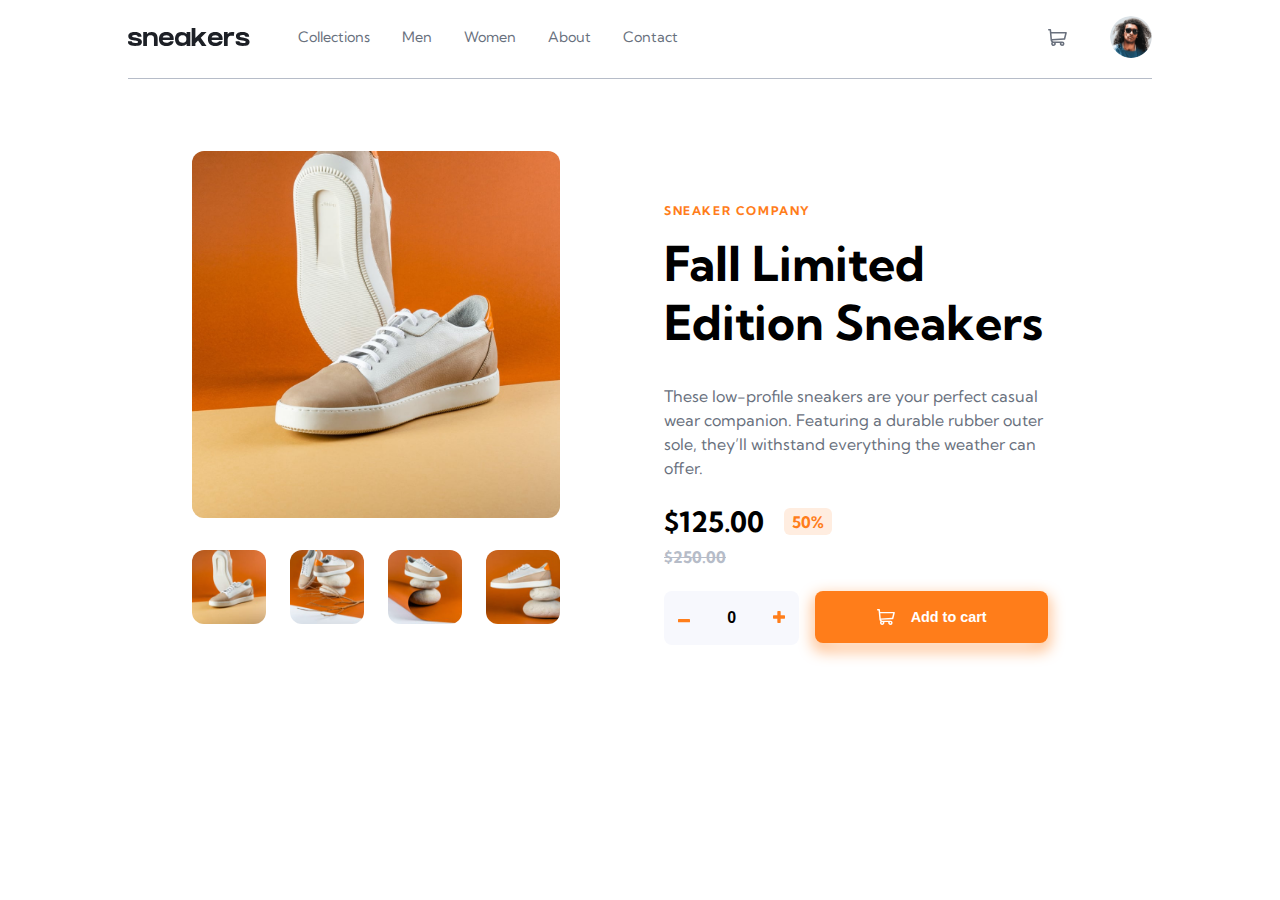
<file: E-Commerce Product Page/index.html>
<!DOCTYPE html>
<html lang="en">
<head>
  <meta charset="UTF-8">
  <meta name="viewport" content="width=device-width, initial-scale=1.0"> <!-- displays site properly based on user's device -->
  <meta name="description" content="A online E-commerce sneakers shop made by dmaotech">
  <meta name="keywords" content="sneakers, shoes, E-commerce, online, shop, style, product">
  
  <!-- CSS -->
  <link rel="stylesheet" href="./css/style.css">

  <!-- Fonts -->
  <link rel="preconnect" href="https://fonts.googleapis.com">
  <link rel="preconnect" href="https://fonts.gstatic.com" crossorigin>
  <link href="https://fonts.googleapis.com/css2?family=Kumbh+Sans:wght@400;700&display=swap" rel="stylesheet">

  <link rel="icon" type="image/png" sizes="32x32" href="./images/favicon-32x32.png">
  
  <title>Frontend Mentor | E-commerce product page</title>
</head>
<body>
  <span class="dark-background"></span>

  <header class="header">
    <div class="header__primary-content">
      <img class="menu-icon" src="./images/icon-menu.svg" alt="">
      <a href="#" class="logo" aria-label="header logo button to main section"><img src="./images/logo.svg" aria-hidden="true"></a>
    </div>

    <div class="header__list--container">
      <ul class="header__menu--list">
        <li class="header__menu--item"><a href="#">Collections</a></li>
        <li class="header__menu--item"><a href="#">Men</a></li>
        <li class="header__menu--item"><a href="#">Women</a></li>
        <li class="header__menu--item"><a href="#">About</a></li>
        <li class="header__menu--item"><a href="#">Contact</a></li>
      </ul>
  
      <ul class="header__secondary--list">
        <li class="header__cart-icon"><span class="cart-icon--quantity empty"></span><img src="./images/icon-cart.svg" alt=""></li>
        <li class="header__profile"><img src="./images/image-avatar.png" alt=""></li>
      </ul>
    </div>
  </header>

  <main class="main__container">
    <div class="cart">
      <header class="cart-header">
        <p class="cart-header--title">Cart</p>
      </header>

      <section class="cart-content empty">
        <div class="cart__btn--container">
          <a href="#" class="cart__btn" type="button" aria-label="proceed to checkout section">Checkout</a>
        </div>
        <p class="cart__empty--text">Your cart is empty.</p>
      </section>
    </div>

    <section class="slider">
      <button class="slider-btn--container previous" type="button" aria-label="button to previous image on focus section">
        <img class="slider-btn previous" src="./images/icon-previous.svg" alt="">
      </button>

      <div class="slider__img--container">
        <img class="slider__img" src="./images/image-product-1.jpg" alt="">
      </div>

      <button class="slider-btn--container next" type="button" aria-label="button to next image on focus section">
        <img class="slider-btn next" src="./images/icon-next.svg" alt="">
      </button>

      <div class="slider__selector--container">
        <button class="slider__selector--img" type="button" aria-label="button for select product image"><img value="1" src="./images/image-product-1-thumbnail.jpg" alt=""></button>
        <button class="slider__selector--img" type="button" aria-label="button for select product image"><img value="2" src="./images/image-product-2-thumbnail.jpg" alt=""></button>
        <button class="slider__selector--img" type="button" aria-label="button for select product image"><img value="3" src="./images/image-product-3-thumbnail.jpg" alt=""></button>
        <button class="slider__selector--img" type="button" aria-label="button for select product image"><img value="4" src="./images/image-product-4-thumbnail.jpg" alt=""></button>  
      </div>
    </section>

    <section class="slider-focus">
      <button class="close-icon" type="button" aria-label="close focus section">
        <svg width="14" height="15" xmlns="http://www.w3.org/2000/svg"><path d="m11.596.782 2.122 2.122L9.12 7.499l4.597 4.597-2.122 2.122L7 9.62l-4.595 4.597-2.122-2.122L4.878 7.5.282 2.904 2.404.782l4.595 4.596L11.596.782Z" fill-rule="evenodd"/></svg>
      </button>

      <button class="slider-btn--container previous focus-previous" type="button" aria-label="button to previous image on focus section">
        <svg class="slider-btn focus-previous--img" width="13" height="18" xmlns="http://www.w3.org/2000/svg"><path d="M11 1 3 9l8 8" stroke-width="3" fill="none" fill-rule="evenodd"/></svg>
      </button>

      <div class="slider__img--container slider__focus--img">
        <img src="./images/image-product-1.jpg" alt="">
      </div>

      <button class="slider-btn--container focus-next" type="button" aria-label="button to next image on focus section">
        <svg class="slider-btn focus-next--img" width="13" height="18" xmlns="http://www.w3.org/2000/svg"><path d="m2 1 8 8-8 8" stroke-width="3" fill="none" fill-rule="evenodd"/></svg>
      </button>

      <div class="slider__selector--container">
        <button class="slider__selector--focus-img" type="button" aria-label="button for select product image on focus section"><img focus-value="1" src="./images/image-product-1-thumbnail.jpg" alt=""></button>
        <button class="slider__selector--focus-img" type="button" aria-label="button for select product image on focus section"><img focus-value="2" src="./images/image-product-2-thumbnail.jpg" alt=""></button>
        <button class="slider__selector--focus-img" type="button" aria-label="button for select product image on focus section"><img focus-value="3" src="./images/image-product-3-thumbnail.jpg" alt=""></button>
        <button class="slider__selector--focus-img" type="button" aria-label="button for select product image on focus section"><img focus-value="4" src="./images/image-product-4-thumbnail.jpg" alt=""></button>  
      </div>
    </section>

    <section class="product-content">
      <article class="product-content--info">
        <div class="product__info--text">
          <p class="product__info--brand">Sneaker Company</p>
          <h2 class="product__info--title">Fall Limited Edition Sneakers</h2>
          <p class="product__info--description">
            These low-profile sneakers are your perfect casual wear companion. Featuring a 
            durable rubber outer sole, they’ll withstand everything the weather can offer.
          </p>
        </div>

        <div class="info__pricing">
          <span class="info__pricing--price">$125.00</span>
          <span class="info__pricing--discount">50%</span>
          <span class="info__pricing--before"><strike>$250.00</strike></span>
        </div>
      </article>

      <div class="product-content__order">
        <div class="order__quantity">
          <input class="order__quantity--input" type="number" value="0" name="quantity">
          <button class="order__quantity--btn minus" type="button" aria-label="button for remove quantity product"><img src="./images/icon-minus.svg" alt=""></button>
          <button class="order__quantity--btn plus" type="button" aria-label="button for add quantity product"><img src="./images/icon-plus.svg" alt=""></button>
        </div>

        <button class="order__cart" type="button"><img class="order__cart--icon" src="./images/icon-cart-white.svg" alt=""> Add to cart</button>
      </div>
    </section>
  </main>

  <script src="./js/main.js"></script>
</body>
</html>
</file>
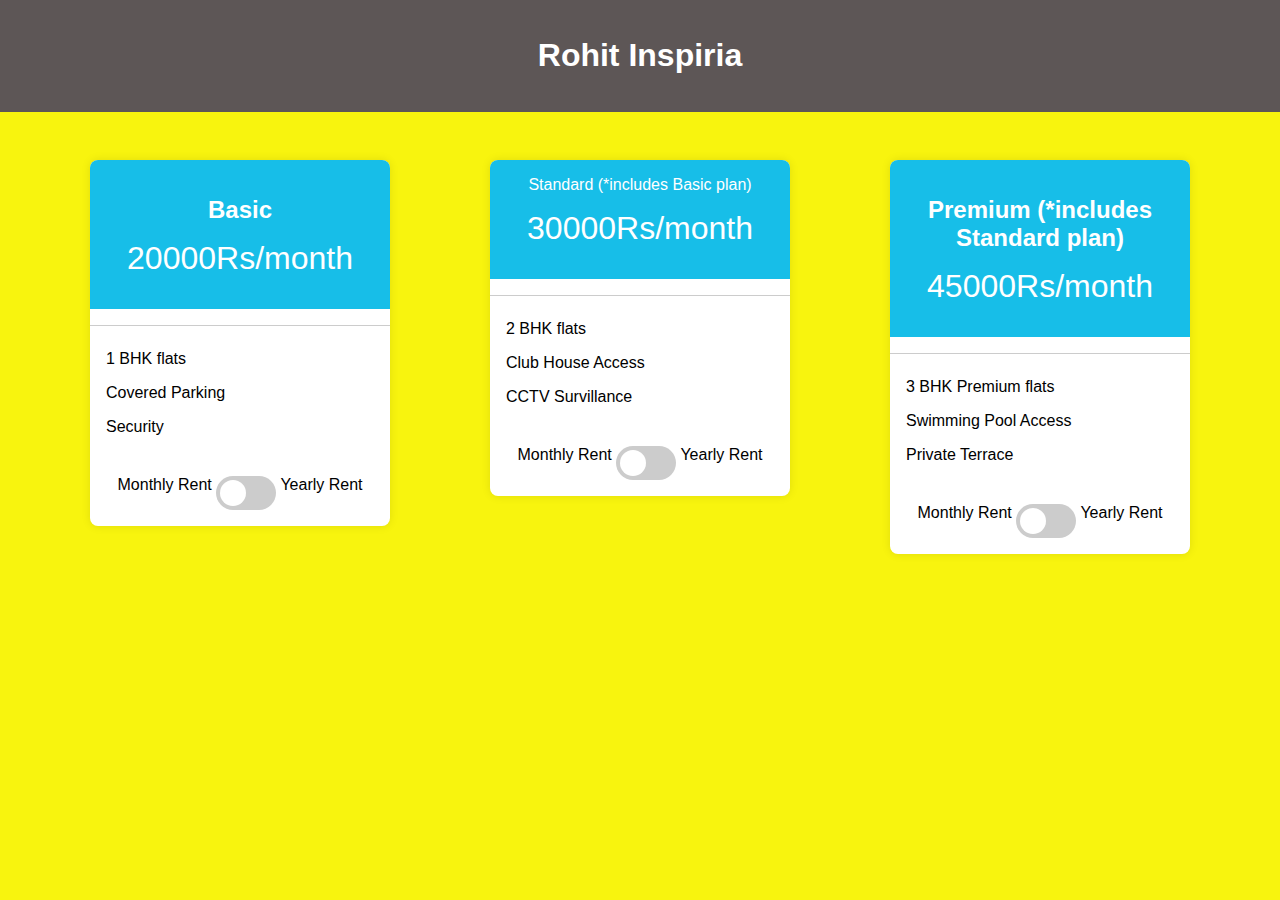
<file: Pricing Landing Page/index.html>
<!DOCTYPE html>
<html lang="en">
<head>
  <meta charset="UTF-8">
  <meta name="viewport" content="width=device-width, initial-scale=1.0">
  <link rel="stylesheet" href="style.css" />
  <title>Awesome Product Pricing</title>
</head>
<body>

  <header>
    <h1>Rohit Inspiria</h1>
  </header>

  <div class="pricing-container">
    <div class="pricing-plan">
      <div class="plan-header">
        <h2 class="plan-title">Basic</h2>
        <p class="plan-price">20000Rs/month</p>
      </div>
      <ul class="features">
        <li class="feature">1 BHK flats</li>
        <li class="feature">Covered Parking</li>
        <li class="feature">Security</li>
      </ul>
      <label class="toggle-label">
        <span>Monthly Rent</span>
        <div class="toggle-switch">
          <input type="checkbox">
          <span class="toggle-slider"></span>
        </div>
        <span>Yearly Rent</span>
      </label>
    </div>

    <div class="pricing-plan">
      <div class="plan-header" <h2 class="plan-title">Standard (*includes Basic plan)</h2>
        <p class="plan-price">30000Rs/month</p>
      </div>
      <ul class="features">
        <li class="feature">2 BHK flats</li>
        <li class="feature">Club House Access</li>
        <li class="feature">CCTV Survillance</li>
      </ul>
      <label class="toggle-label">
        <span>Monthly Rent</span>
        <div class="toggle-switch">
          <input type="checkbox">
          <span class="toggle-slider"></span>
        </div>
        <span>Yearly Rent</span>
      </label>
    </div>

    <div class="pricing-plan">
      <div class="plan-header">
        <h2 class="plan-title">Premium (*includes Standard plan) </h2>
        <p class="plan-price">45000Rs/month</p>
      </div>
      <ul class="features">
        <li class="feature">3 BHK Premium flats</li>
        <li class="feature">Swimming Pool Access</li>
        <li class="feature">Private Terrace</li>
    </ul>
    <label class="toggle-label">
      <span>Monthly Rent</span>
      <div class="toggle-switch">
        <input type="checkbox">
        <span class="toggle-slider"></span>
      </div>
      <span>Yearly Rent</span>
    </label>
  </div>
</div>

</body>
</html>
</file>
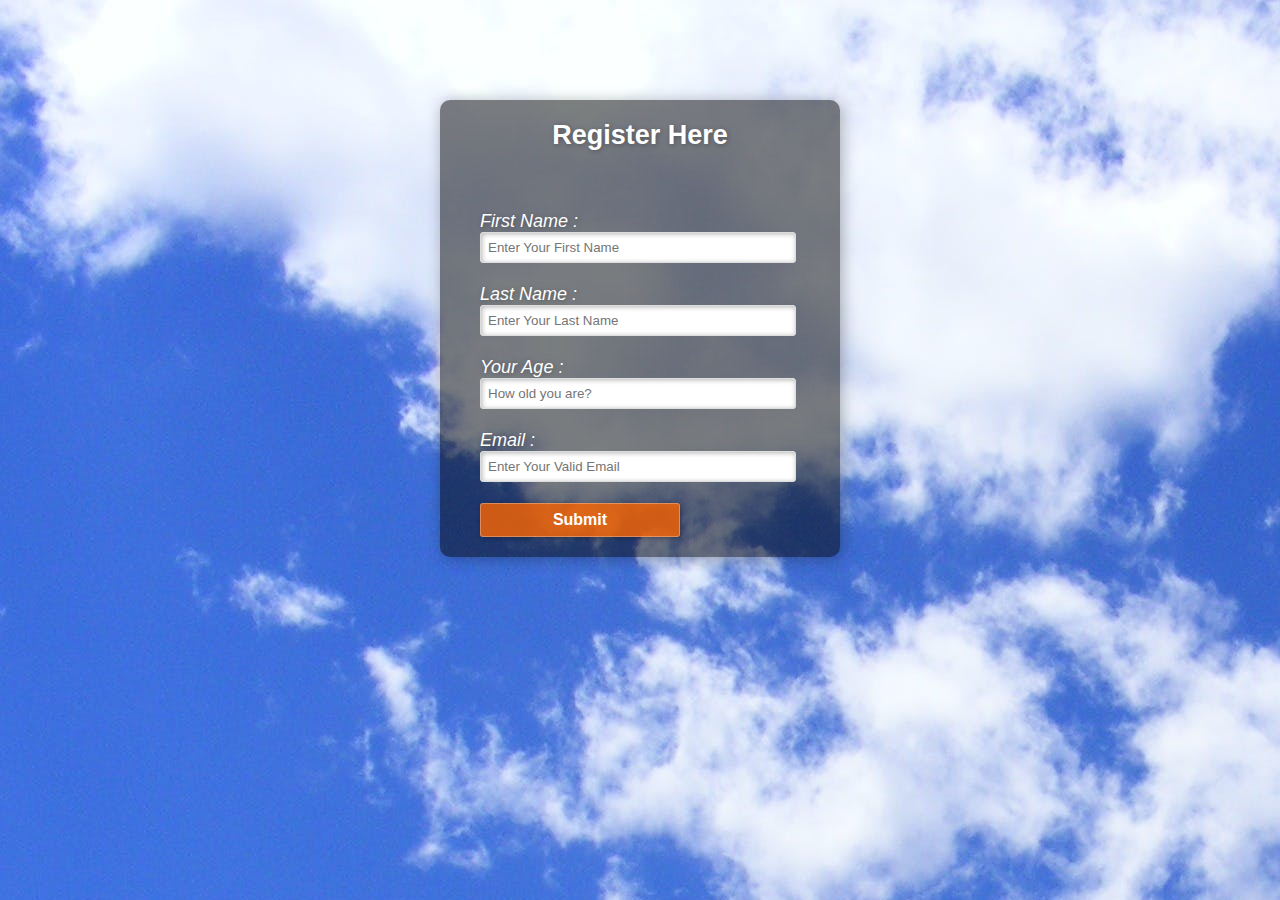
<file: Registration Form Development/index.html>
<!DOCTYPE html>
<html>
<head>
      <title>Registration Form</title>
      <link rel="stylesheet"
      href="style.css" type="text/css">
</head>
<body>
<div class="main">
<div class="register">
    <h2>Register Here</h2>
    <form id="register" method="post">
    <label>First Name : </label>
    <br>
    <input type ="text" name ="fname"
    id="name" placeholder="Enter Your First Name">
    <br><br>
    <label>Last Name : </label>
    <br>
    <input type ="text" name ="lname"
    id="name" placeholder="Enter Your Last Name">
    <br><br>
    <label>Your Age : </label>
    <br>
    <input type ="number" name ="age"
    id="name" placeholder="How old you are?">
    <br><br>
    <label>Email :</label>
    <br>
    <input type="email" name="email"
    id="name" placeholder="Enter Your Valid Email">
    <br><br>
    <input type="submit" value="Submit"
    name="submit" id="submit">
    </form>
</div>
</div>
</body>
</html>
</file>
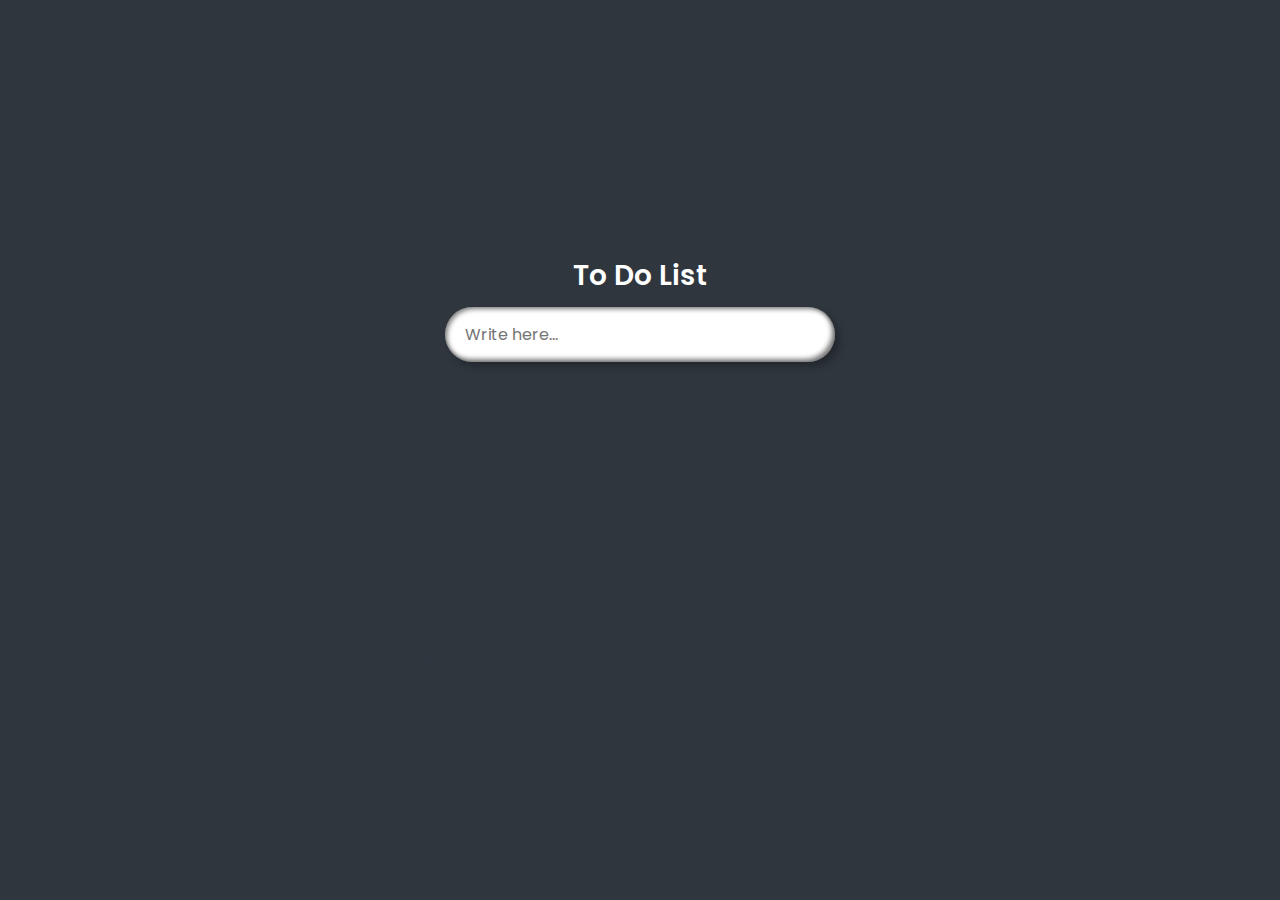
<file: To Do List Website/index.html>
<!DOCTYPE html>
<html lang="en">
<head>
    <meta charset="UTF-8">
    <meta http-equiv="X-UA-Compatible" content="IE=edge">
    <meta name="viewport" content="width=device-width, initial-scale=1.0">
    <title>To Do List</title>
    <link rel="stylesheet" type="text/css" href="style.css">
</head>
<body>
    <div class="container">
        <div class="box">
            <h2>To Do List</h2>
            <input type="text" placeholder="Write here..." id="inputBx">
            <ul id="list"></ul>
        </div>
    </div>
    <script>
    let inputBx = document.querySelector('#inputBx');
    let list = document.querySelector('#list');
    
    inputBx.addEventListener("keyup", function (event) {
        if (event.key == "Enter") {
            addItem(this.value)
            this.value = ""
        }
    })
    
    let addItem = (inputBx) => {
        let listItem = document.createElement("li");
        listItem.innerHTML =`'${inputBx}<i></i>`;

            listItem.addEventListener("click", function(){
                this.classList.toggle('done');
            })

            listItem.querySelector("i").addEventListener("click",function(){
                listItem.remove();
            })
            
            list.appendChild(listItem);
        }
    </script>
    </body>
</html>
</file>
<file: E-Commerce Product Page/css/style.css>
*::before,
*::after,
* {
    box-sizing: border-box;
}

:root {
    /* Fonts */
    font-family: 'Kumbh Sans', sans-serif;
    --fs-regular: 1rem;
    --fw-regular: 400; 
    --fw-bold: 700;
    
    /* Colors */
    --primary-clr-orange: hsl(26, 100%, 55%);
    --secondary-clr-orange: hsl(25, 100%, 94%);
    
    --very-dark-blue: hsl(220, 13%, 13%);
    --dark-grayish-blue: hsl(219, 9%, 45%);
    --grayish-blue: hsl(220, 14%, 75%);
    --opacity-grayish-blue: hsl(223, 64%, 98%);
    --white: hsl(0, 0%, 100%);
    --black: hsl(0, 0%, 0%);
    --opacity-black: hsl(0, 0%, 0%, 75%);
}

body {
    position: relative;
    margin: 0;
    padding: 0;
    overflow-x: hidden;
    font-size: var(--fs-regular);
}

h1,
h2,
h3,
p {
    margin: 0;
}

p {
    color: var(--dark-grayish-blue);
}

img {
    max-width: 100%;
}

picture {
    display: block;
    padding: 0;
}

button {
    padding: 0;
    background-color: transparent;
    border: none;
    cursor: pointer;
}

input:focus {
    outline: none;
}

input::-webkit-outer-spin-button,
input::-webkit-inner-spin-button {
    appearance: none;
    -webkit-appearance: none;
    margin: 0;
}

input[type=number] {
    appearance: none;
    -moz-appearance: textfield;
}

a {
    display: block;
    text-decoration: none;
    cursor: pointer;
}

ul {
    list-style: none;
    margin: 0;
    padding: 0;
}

.hidden {
    display: none !important;
}

/* Media Querie for dektop version at line 491 */

/* Mobile */
/* Header */
.header,
.header__primary-content,
.header__secondary--list {
    display: flex;
    align-items: center;
}

.header {
    width: 87.5%;
    margin: 0 auto;
    padding-block: 1rem;
    justify-content: space-between;
}

.header__primary-content,
.header__secondary--list {
    gap: 1rem;
}

.header__secondary--list {
    justify-content: flex-end;
}

.header__cart-icon {
    position: relative;
}

.cart-icon--quantity.empty {
    display: none;
}

.cart-icon--quantity {
    width: 16px;
    position: absolute;
    top: -5px;
    right: -5px;
    text-align: center;
    background-color: var(--primary-clr-orange);
    font-size: .55rem;
    font-weight: var(--fw-bold);
    color: var(--white);
    border-radius: 20px;
}

.header__profile {
    width: 20%;
}

/* Menu */
.dark-background {
    display: none;
}

.menu-icon {
    z-index: 1000;
}

.dark-background.active {
    display: block;
    position: absolute;
    inset: 0;
    background-color: var(--opacity-black);
    z-index: 250;
}

.header__menu--list {
    width: 65%;
    height: 100%;
    padding: 1.5rem;
    position: absolute;
    left: -200%;
    opacity: 0;
    transition: .35s ease-out;
    background-color: var(--white);
}

.header__menu--list.active {
    top: 0;
    left: 0;
    opacity: 1;
    z-index: 500;
}

.header__menu--list li:first-child {
    margin-top: 4rem;
}

.header__menu--item a {
    display: block;
    margin-block: 1.25rem;
    font-size: 1.125rem;
    font-weight: var(--fw-bold);
    color: var(--black);
}


/* Main */
.main__container {
    position: relative;
}


/* Cart */
.cart {
    display: none;
}

.cart.active {
    display: block;
    max-width: 475px;
    margin-inline: auto;
    min-height: 31%;
    position: absolute;
    top: 8px;
    left: 8px;
    right: 8px;
    background-color: var(--white);
    border-radius: 6px;
    box-shadow: 0 5px 20px -6px var(--opacity-black);
    z-index: 400;
}

.cart-header {
    padding: 1.25rem;
    border-bottom: 1px solid var(--grayish-blue);
}

.cart-header--title {
    font-weight: var(--fw-bold);
    color: var(--black);
}

.cart-content {
    display: flex;
    flex-direction: column;
    align-items: center;
    justify-content: space-between;
    overflow-y: scroll;
    max-height: 400px;
    padding-bottom: 100px;
    gap: 0;
}

.cart-content.empty {
    height: 200px;
    padding: 0;
    overflow-y: hidden;
    justify-content: center;
    font-weight: var(--fw-bold);
}

.cart__empty--text {
    display: none;
}

.cart-content.empty .cart__empty--text {
    display: block;
    margin-block: auto;
}

.cart__btn--container {
    width: 100%;
    position: absolute;
    left: 0;
    right: 0;
    bottom: 0;
    background-color: var(--white);
}

.cart-content.empty .cart__btn--container {
    display: none;
}

.cart__btn {
    display: block;
    width: 87%;
    margin: 1.75rem auto;
    padding: 1.125rem 2rem;
    background-color: var(--primary-clr-orange);
    font-size: .9rem;
    text-align: center;
    font-weight: var(--fw-bold);
    color: var(--white);
    border-radius: 8px;
}


/* cart product */
.cart__product {
    width: 87.5%;
    margin: 1.5rem auto 1rem auto;
    display: flex;
    align-items: center;
}

.cart__product--img {
    width: 50px;
    border-radius: 4px;
}

.cart__product--info {
    margin-inline: 1rem auto;
    max-width: 65%;
}

.cart__info--title {
    text-overflow: ellipsis;
    overflow: hidden;
    white-space: nowrap;
}

.cart__info--quantity {
    display: inline-block;
    width: fit-content;
    color: var(--dark-grayish-blue);
    margin-top: .4rem;
    margin-right: .2rem;
}

.cart__product--delete img {
    min-width: 15px;
    height: 20px;
}


/* Slider */
.slider {
    position: relative;
    height: 38vh;
}

.slider__selector--container {
    display: none;
}

.slider-btn--container {
    display: flex;
    justify-content: center;
    align-items: center;
    width: 40px;
    height: 40px;
    position: absolute;
    top: 50%;
    background-color: var(--white);
    border-radius: 100%;
}

.slider-btn--container.next {
    right: 3%;
}

.slider-btn--container.previous {
    left: 3%;
}

.slider-btn--container img {
    width: 25%;
    object-position: center;
}

.slider__img--container {
    height: 100%;
}

.slider__img--container img {
    display: block;
    margin: auto;
    width: 100%;
    height: 100%;
    max-width: 500px;
    object-fit: cover;
    object-position: center;
}

.slider-focus {
    display: none;
}


/* Product */
.product-content {
    width: 87.5%;
    margin: auto;
}

.product__info--brand {
    margin-top: 1.25rem;
    font-size: .75rem;
    font-weight: var(--fw-bold);
    letter-spacing: .1rem;
    color: var(--primary-clr-orange);
    text-transform: uppercase;
}

.product__info--title {
    margin-block: 1rem;
    font-size: 1.75rem;
    color: var(--black);
}

.product__info--description {
    line-height: 1.5rem;
}

.info__pricing {
    display: flex;
    align-items: center;
    margin-block: 1.5rem;
}

.info__pricing > * {
    display: block;
}

.info__pricing--price {
    font-size: 1.75rem;
    font-weight: var(--fw-bold);
    color: var(--black);
}

.info__pricing--discount {
    margin-left: 1rem;
    padding: .2rem .5rem;
    font-weight: var(--fw-bold);
    color: var(--primary-clr-orange);
    background-color: var(--secondary-clr-orange);
    border-radius: 6px;
}

.info__pricing--before {
    margin-left: auto;
    font-weight: var(--fw-bold);
    color: var(--grayish-blue);
}

.product-content__order {
    display: flex;
    flex-direction: column;
    gap: 1rem;
}

.order__quantity {
    position: relative;
}

.order__quantity--input {
    width: 100%;
    height: 100%;
    padding-block: 1.125rem;
    background-color: var(--opacity-grayish-blue);
    border: none;
    font-size: var(--fs-regular);
    text-align: center;
    font-weight: var(--fw-bold);
    border-radius: 8px;
}

.order__quantity--btn {
    position: absolute;
    top: 0;
    bottom: 0;
    margin: auto 0;
}

.order__quantity--btn.minus {
    left: 1rem;
}

.order__quantity--btn.plus {
    right: 1rem;
}

.order__cart {
    margin-bottom: 5rem;
    display: flex;
    align-items: center;
    justify-content: center;
    gap: 1rem;
    width: 100%;
    padding-block: 1.125rem;
    background-color: var(--primary-clr-orange);
    color: var(--white);
    font-size: .9rem;
    font-weight: var(--fw-bold);
    border-radius: 8px;
    box-shadow: 0px 6px 25px var(--white), 0px 6px 15px var(--primary-clr-orange);
}

.order__cart--icon {
    width: 18px;
}


/* Desktop */
@media (min-width: 850px) {
    body {
        position: static;
    }

    /* Header */
    .header {
        width: 80%;
        margin-inline: auto;
        padding-bottom: 0;
        border-bottom: 1px solid var(--grayish-blue);
    }

    .menu-icon {
        display: none;
    }

    .logo,
    .header__secondary--list {
        padding-bottom: 1rem;
    }

    .header__list--container {
        width: 100%;
        display: flex;
        justify-content: space-between;
    }
    
    .header__menu--list {
        position: static;
        display: flex;
        align-items: center;
        gap: 2rem;
        margin-left: 3rem;
        width: auto;
        height: auto;
        padding: 0;
        background-color: var(--white);
        opacity: 1;
    }

    .header__menu--list li:first-child {
        margin: 0;
    }
    
    .header__menu--item {
        padding-top: .75rem;
        height: 100%;
    }

    .header__menu--item a {
        font-size: .9rem;
        font-weight: var(--fs-regular);
        color: var(--dark-grayish-blue);
        margin-block: auto;
        height: 100%;
    }
    
    .header__menu--item a:hover {
        border-bottom: 3px solid var(--primary-clr-orange);
    }
    
    .header__secondary--list {
        gap: 2.5rem;
    }

    .header__cart-icon {
        cursor: pointer;
    }

    .header__cart-icon img {
        width: 85%;
    }

    .header__profile {
        width: 26%;
        cursor: pointer;
    }

    .header__profile img {
        border-radius: 100%;
    }

    .header__profile img:hover {
        outline: 2px solid var(--primary-clr-orange);
    }


    /* Main */
    .main__container {
        display: flex;
        width: 75%;
        margin-inline: auto;
        padding-block: 2.5rem;
        justify-content: space-between;
    }


    /* Cart */
    .cart.active {
        min-width: 375px;
        max-width: 400px;
        position: absolute;
        top: -15px;
        left: unset;
        right: -90px;
    }

    .cart-content {
        gap: 0;
    }

    .cart-content {
        min-height: 179px;
    }


    /* Slider */
    .slider {
        position: relative;
        height: 100%;
        width: 45%;
        min-width: 380px;
    }

    .slider-btn--container {
        display: none;
    }

    .slider__img--container {
        margin: 2rem auto;
    }

    .slider__img--container img {
        width: 85%;
        border-radius: 12px;
        cursor: pointer;
    }

    .slider__selector--container {
        width: 85%;
        margin: auto;
        display: flex;
        justify-content: space-between;
        align-items: center;
    }

    .slider__selector--img,
    .slider__selector--focus-img {
        width: 20%;
        display: flex;
        border-radius: 12px;
    }
    
    .slider__selector--img:focus,
    .slider__selector--focus-img:focus {
        outline: 2.5px solid var(--primary-clr-orange);
    }

    .slider__selector--img img:hover,
    .slider__selector--focus-img img:hover {
        opacity: .3;
        transition: .15s;
    }

    .slider__selector--img .selected,
    .slider__selector--focus-img .selected {
        opacity: .3;
    }
    
    .slider__selector--img img,
    .slider__selector--focus-img img {
        border-radius: 12px;
    }


    /* Slider focus */
    .slider-focus.active {
        display: block;
        width: 500px;
        margin: auto;
        position: absolute;
        top: -32px;
        left: 0;
        right: 0;
        z-index: 5000;
    }

    .slider-focus .slider-btn--container {
        display: flex;
        top: calc(50% - 72px);
    }

    .slider-btn--container.focus-next {
        right: -4%;
    }
    
    .slider-btn--container.focus-previous {
        left: -4%;
    }

    .slider-btn--container .focus-previous--img,
    .slider-btn--container .focus-next--img {
        display: block;
        stroke: #000;
    }

    .slider-btn--container .focus-previous--img:hover, 
    .slider-btn--container .focus-next--img:hover {
        stroke: var(--primary-clr-orange);
    }

    .slider-focus .slider__img--container {
        width: 100%;
        margin-block: 1rem 2rem;
    }

    .slider__focus--img img {
        width: 100%;
    }

    .slider-focus .close-icon {
        width: fit-content;
        display: block;
        margin-left: auto;
    }

    .slider-focus .close-icon svg {
        fill: #fff;
        width: 100%;
    }

    .slider-focus .close-icon svg:hover {
        fill: var(--primary-clr-orange);
    }

    
    /* Product */
    .product-content {
        width: 40%;
        margin-top: 4rem;
    }

    .product__info--title {
        font-size: 3rem;
        margin-bottom: 2rem;
    }

    .info__pricing {
        display: block;
    }
    
    .info__pricing > *:not(:last-child) {
        display: inline-block;
        vertical-align: middle;
    }

    .info__pricing--before {
        margin-top: .5rem;
    }

    .product-content__order {
        flex-direction: row;
    }

    .order__quantity {
        height: fit-content;
    }

    .order__quantity--btn.minus {
        left: 0;
    }

    .order__quantity--btn.plus {
        right: 0;
    }

    .order__quantity--btn {
        width: 40px;
    }

    .order__quantity--btn:hover,
    .order__cart:hover {
        opacity: .5;
        transition: .2s;
    }

    .order__quantity--btn:active,
    .order__cart:active {
        transform: scale(90%);
        opacity: 1;
    }
}
</file>
<file: Pricing Landing Page/style.css>
body {
    font-family: 'Arial', sans-serif;
    margin: 0;
    padding: 0;
    background-color: #f8f40e;
  }

  header {
    background-color: #5d5656;
    color: #fff;
    text-align: center;
    padding: 1em;
  }

  .pricing-container {
    display: flex;
    justify-content: space-around;
    align-items: flex-start;
    flex-wrap: wrap;
    padding: 2em;
    max-width: 1200px;
    margin: 0 auto;
  }
  .pricing-plan {
    background-color: #fff;
    box-shadow: 0 0 10px rgba(0, 0, 0, 0.1);
    border-radius: 8px;
    overflow: hidden;
    margin: 1em;
    flex: 1;
    max-width: 300px;
    transition: transform 0.3s ease-in-out;
  }

  .pricing-plan:hover {
    transform: scale(1.05);
  }

  .plan-header {
    background-color: #17bee8;
    color: #fff;
    padding: 1em;
    text-align: center;
  }

  .plan-title {
    font-size: 1.5em;
    margin-bottom: 0.5em;
  }

  .plan-price {
    font-size: 2em;
    margin: 0.5em 0;
}

.features {
  padding: 1em;
  list-style: none;
  border-top: 1px solid #ccc;
}

.feature {
  padding: 0.5em 0;
}

.toggle-label {
  display: block;
  text-align: center;
  margin: 1em 0;
}

.toggle-switch {
    display: inline-block;
    position: relative;
    width: 60px;
    height: 34px;
  }

  .toggle-switch input {
    opacity: 0;
    width: 0;
    height: 0;
  }

  .toggle-slider {
    position: absolute;
    cursor: pointer;
    top: 0;
    left: 0;
    right: 0;
    bottom: 0;
    background-color: #ccc;
    border-radius: 34px;
    transition: 0.4s;
  }

  .toggle-slider:before {
    position: absolute;
    content: "";
    height: 26px;
    width: 26px;
    left: 4px;
    bottom: 4px;
    background-color: white;
    border-radius: 50%;
    transition: 0.4s;
  }
  input:checked + .toggle-slider {
    background-color: #4CAF50;
  }

  input:checked + .toggle-slider:before {
    transform: translateX(26px);
  }
</file>
<file: Registration Form Development/style.css>
* {
    margin: 0;
    padding: 0;
}
body{
    background: url("cloudimage.png");
    background-size: 280;
    background-position: -400px 0px;
}
div.main{
    width: 400px;
    margin: 100px auto 0px auto;
}
h2{
    text-align: center;
    padding: 20px;
    font-family: sans-serif;
}
div.register{
    background-color: rgba(0, 0, 0, 0.5);
    width: 100%;
    font-size: 18px;
    border-radius: 10px;
    border:1px soid rgba (255,255,255,0.3);
    box-shadow: 2px 2px 15px rgba(0, 0, 0, 0.3);
     color:#fff;
}
form#register{
    margin: 40px;
}
label{
    font-family: sans-serif;
    font-size: 18px;
    font-style: italic;
}
input#name{
    width: 300px;
    border:1px solid #ddd;
    border-radius: 3px;
    outline: 0;
    padding: 7px;
    background-color: #fff;
    box-shadow: inset 1px 1px 5px rgba(0, 0, 0, 0.3);
}
input#submit{
    width: 200px;
    padding: 7px;
    font-size: 16px;
    font-family: sans-serif;
    font-weight: 600;
    border-radius: 3px;
    background-color:rgba(250,100,0,0.8) ;
    color: #fff;
    cursor: pointer;
    border: 1px solid rgba(255,255,255,0.3);
    box-shadow: 1px 1px 5px rgba(0, 0, 0, 0.3);
    margin-bottom: 20px;
}
label,span,h2{
    text-shadow: 1px 1px 5px rgba(0, 0, 0, 0.3);

}
</file>
<file: To Do List Website/style.css>
@import url('https://fonts.googleapis.com/css?family=Poppins:200,300,400,500,600,700,800,900&display=swap');
*
{
    margin: 0;
    padding: 0;
    box-sizing: border-box;
    font-family: 'Poppins', sans-serif;
}
body
{
    display: flex;
    justify-content: center;
    align-items: center;
    min-height: 100vh;
    background: #2f363e;
}
.box
{
    position: relative;
    width: 450px;
    height: 450px;
    border-radius: 30px 50px;
    background: #2f363e;
    padding: 30px;
    box-shadow: 25px 25px 75px rgba(0, 0, 0, 0.25),
    10px 10px 70px rgba(0,0,0,0.25),
    inset 5px 5px 10px rgba(0, 0, 0, 0.5)
    inset 5px 5px 20px rgba(255, 255, 255, 0.2)
    inset -5px -5px 15px rgba(0, 0, 0, 0.75);
}
h2
{
    width: 100%;
    font-weight: 600;
    text-align: center;
    color: #fff;
    font-size: 1.75em;
    margin-bottom: 10px ;
}
#inputBx
{
    position: relative;
    width: 100%;
    border: none;
    outline: none;
    padding: 15px 20px;
    border-radius: 30px;
    font-size: 1em;
    box-shadow: 5px 5px 7px rgba(0, 0, 0, 0.25), inset 2px 2px 5px rgba(0, 0, 0, 0.5), inset -3px -3px 5px rgba(0, 0, 0, 0.5);
}
.box li
{ 
    position: relative;
    width: calc(100% - 40px);
    display: flex;
    align-items: center;
    background: #1f83f2;
    margin: 15px 0;
    padding: 10px 10px 10px 45px;
    min-height: 45px;
    cursor: pointer;
    border-radius: 22.5px;
    color: #fff;
    box-shadow: 5px 5px 7px rgba(0, 0, 0, 0.25), inset 2px 2px 5px rgba(0, 0, 0, 0.5), inset -3px -3px 5px rgba(0, 0, 0, 0.5);
}

.box li i
{
    position: absolute;
    right: -40px;
    width: 30px;
    height: 30px;
    display: flex;
    justify-content: center;
    align-items: center;
    background-color: #ff2c74;
    border-radius: 50%;
    box-shadow: 5px 5px 7px rgba(0, 0, 0, 0.25), inset 2px 2px 5px rgba(255, 255, 255, 0.25), inset -3px -3px 5px rgba(0, 0, 0, 0.5);

}
.box li i::before
{
    content: '';
    position: absolute;
    width: 15px;
    height: 2px;
    background: #fff;
    transform: rotate(45deg);   
}
.box li i::after
{
    content: '';
    position: absolute;
    width: 15px;
    height: 2px;
    background: #fff;
    transform: rotate(-45deg);   
}
.box li.done::before
{
    content: '';
    position: absolute;
    left: 8px;
    width: 30px;
    height: 30px;
    background: #2f363e;
    border-radius: 50%;
}
.box li.done
{
    background: #607d8b;
}
.box li.done:after
{
    content: '';
    position: absolute;
    left: 10px;
    width: 12px;
    height: 6px;
    border-left: 2px solid #fff; 
    border-bottom: 2px solid #fff; 
    transform: rotate(315deg);

}
</file>
